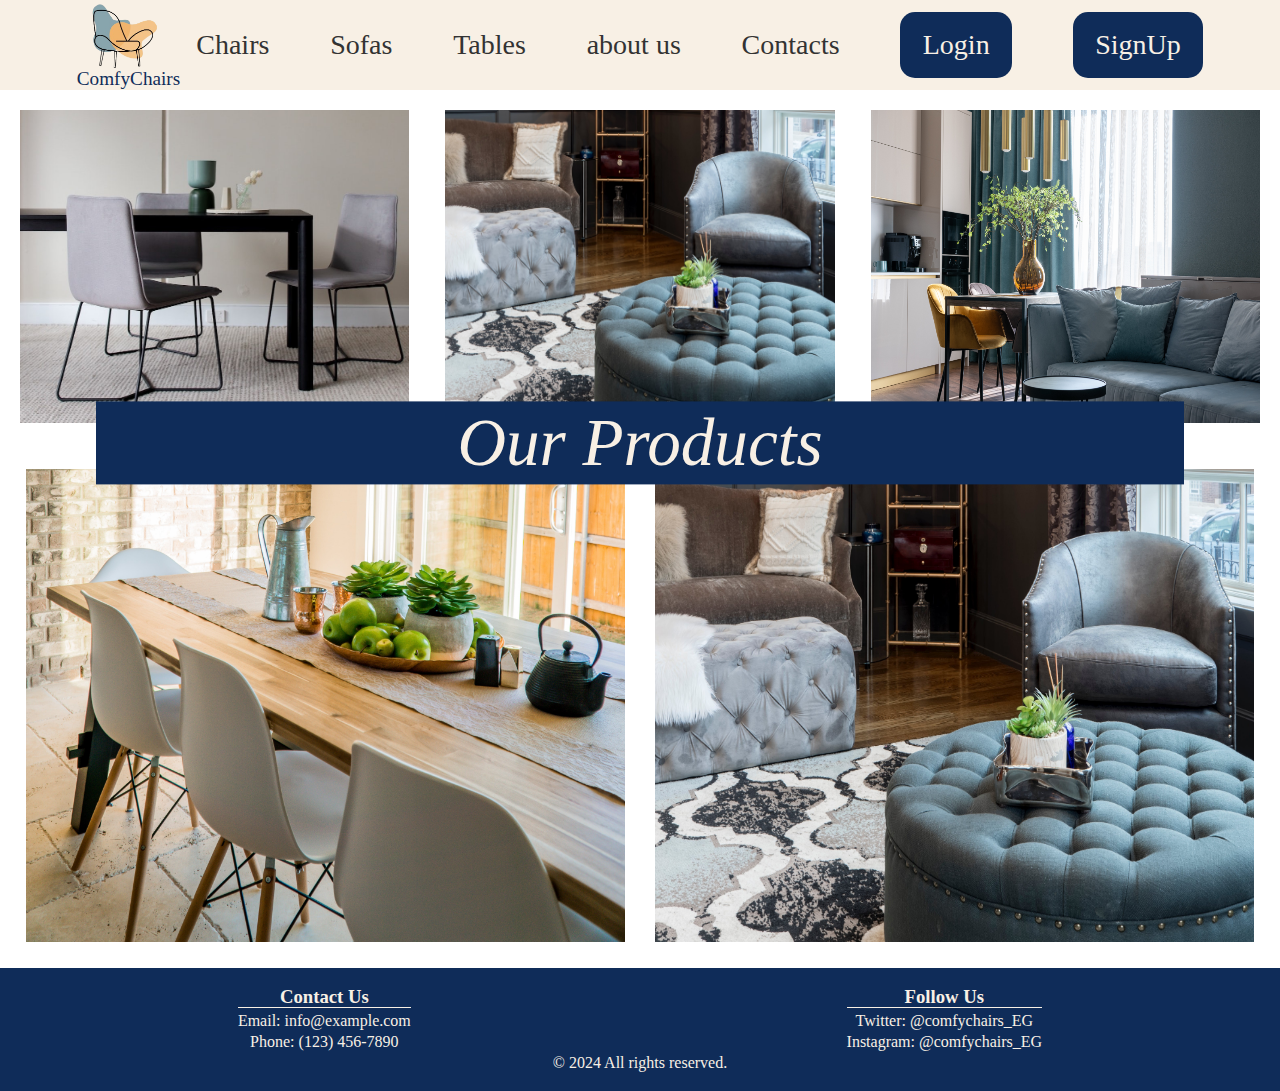
<file: index.html>
<html lang="en">

<head>
  <meta charset="UTF-8">
  <meta name="viewport" content="width=device-width, initial-scale=1.0">
  <link rel="stylesheet" href="index_page_style.css" />
  <title>main page</title>
</head>
<style>

</style>

<body>

  <header class="header">
    <div>
      <a href="#">
        <img class="logo" alt="Comfy Chairs" src="Images/logo-removebg-preview.png" />
      </a>
      <h1 class="logo-name"> ComfyChairs </h1>
    </div>

    <nav class="main-nav">
      <ul class="main-nav-list">
        <li><a href="arm_chairs_products.html" class="main-nav-link">Chairs </a><!-- ▼ -->
          <ul class="dropdown">
            <li><a href="arm_chairs_products.html">Arm Chairs</a></li>
            <li><a href="Dining_chairs.html">Dining Chairs</a></li>
          </ul>
        </li>

        <li><a class="main-nav-link" href="linear_sofas.html">Sofas </a>
          <ul class="dropdown">
            <li><a href="linear_sofas.html">Linear</a></li>
            <li><a href="l_Shapesofas.html">L-shape</a></li>
          </ul>
        </li>

        <li><a class="main-nav-link" href="#">Tables </a>
          <ul class="dropdown">
            <li><a href="side_Tables.html">Side Table</a></li>
            <li><a href="dining_tables.html">Dining Tables</a></li>
          </ul>
        </li>
        <li><a href="about_us.html" class="main-nav-link">about us </a></li>
        <li><a href="#footer" class="main-nav-link">Contacts</a></li>
        <li><a class="main-nav-link nav-cta" href="login.html">Login</a></li>
        <li><a class="main-nav-link nav-cta" href="registration.html">SignUp</a></li>
      </ul>
    </nav>
  </header>

  <div class="grid-container">
    <div class="grid-item">
      <a>
        <img src="Images/chair.jpg">
      </a>
    </div>
    <div class="grid-item">
      <a>
        <img src="Images/pexels-alex-qian-2343468.jpg">
      </a>
    </div>
    <div class="grid-item"><a>
        <img src="Images/pexels-max-rahubovskiy-6492402.jpg">
      </a></div>
  </div>
  <figure class="first-fig">
    <figcaption>Our Products</figcaption>
  </figure>

  <div class="grid2-container">
    <div class="grid-item"><a>
        <img src="Images/pexels-mark-1080696.jpg">
      </a></div>
    <div class="grid-item"><a>
        <img src="Images/pexels-alex-qian-2343468.jpg">
      </a></div>
  </div>

</body>

<footer>
  <div class="footer-content">
    <div  id ="footer" class="contact-us">
      <h3>Contact Us</h3>
      <p>Email: info@example.com</p>
      <p>Phone: (123) 456-7890</p>
    </div>

    <div class="follow-us">
      <h3>Follow Us</h3>
      <p>Twitter: @comfychairs_EG</p>
      <p>Instagram: @comfychairs_EG </p>
    </div>
  </div>

  <div class="copyright">
    <p>&copy; 2024 All rights reserved.</p>
  </div>
</footer>

</html>
</file>
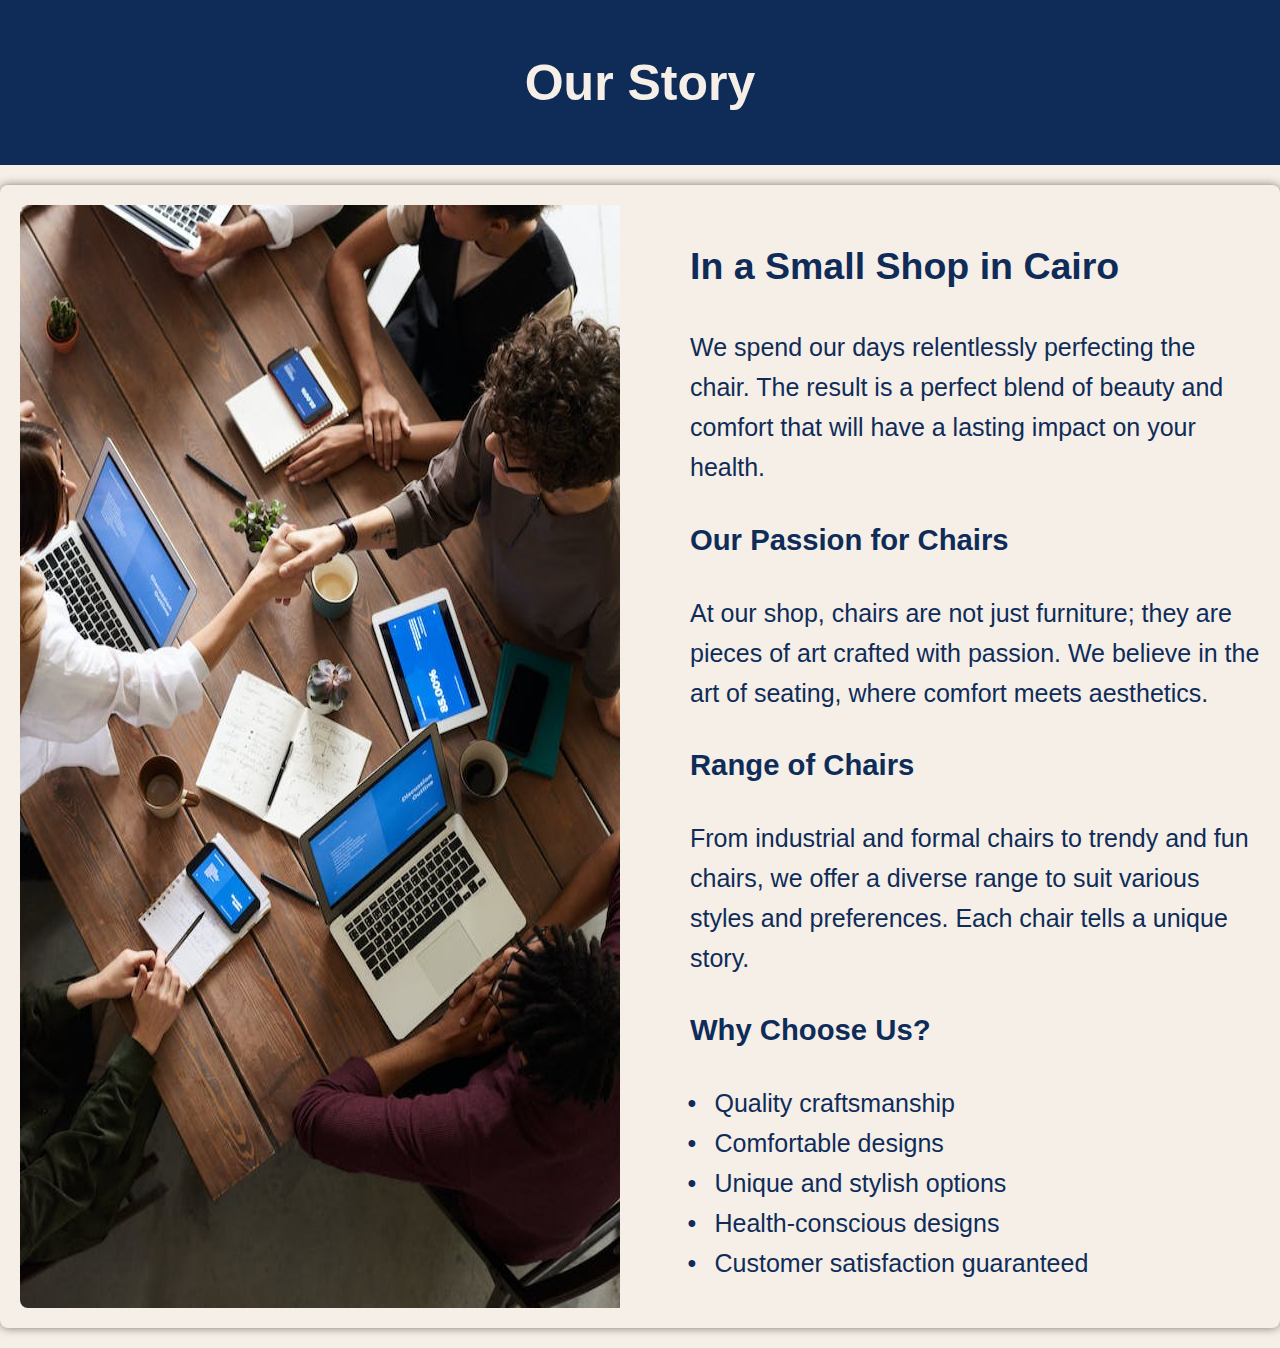
<file: about_as.html>
<!DOCTYPE html>
<html lang="en">

<head>
    <meta charset="UTF-8">
    <meta name="viewport" content="width=device-width, initial-scale=1.0">
    <title>About Us</title>
    <style>
        body {
            font-family: Arial, sans-serif;
            line-height: 1.6;
            background-color: #F5EFE7;
            margin: 0;
            padding: 0;
            font-size: 25px;
            color: #0F2C59;
        }

        header {
            background-color: #0F2C59;
            color: #F5EFE7;
            text-align: center;
            padding: 9px;
        }

        section {
            max-width: 100%;
            margin: 20px auto;
            padding: 20px;
            background-color: #F5EFE7;
            border-radius: 8px;
            box-shadow: 0 0 10px rgba(0, 0, 0, 0.5);
            display: flex;
        }

        img {
            padding-right: 50px;
            width: auto;
            height: auto;
            border-radius: 8px;
            margin-right: 20px;
        }

        .text-container {
            flex: 1;

        }

        h2,
        h3 {
            color: #0F2C59;
        }

        p {
            color: #0F2C59;
            margin-bottom: 10px;
            
        }

        ul {
            list-style-type: none;
            padding: 0;
            margin-top: 10px;
        }

        li::before {
            content: "\2022";
            color: #0F2C59;
            display: inline-block;
            width: 1em;
            margin-left: -0.1em;
            margin-right: 2px;
        }
    </style>
</head>

<body>

    <header>
        <h1>Our Story</h1>
    </header>

    <section>
        <img src="Images/family2.jpg" alt="Family Business Owner" />
        <div class="text-container">
            <h2>In a Small Shop in Cairo</h2>
            <p>We spend our days relentlessly perfecting the chair. The result is a perfect blend of beauty and comfort
                that will have a lasting impact on your health.</p>

            <h3>Our Passion for Chairs</h3>
            <p>At our shop, chairs are not just furniture; they are pieces of art crafted with passion. We believe in
                the art of seating, where comfort meets aesthetics.</p>

            <h3>Range of Chairs</h3>
            <p>From industrial and formal chairs to trendy and fun chairs, we offer a diverse range to suit various
                styles and preferences. Each chair tells a unique story.</p>

            <h3>Why Choose Us?</h3>
            <ul>
                <li>Quality craftsmanship</li>
                <li>Comfortable designs</li>
                <li>Unique and stylish options</li>
                <li>Health-conscious designs</li>
                <li>Customer satisfaction guaranteed</li>
            </ul>
        </div>
    </section>
</body>

</html>
</file>
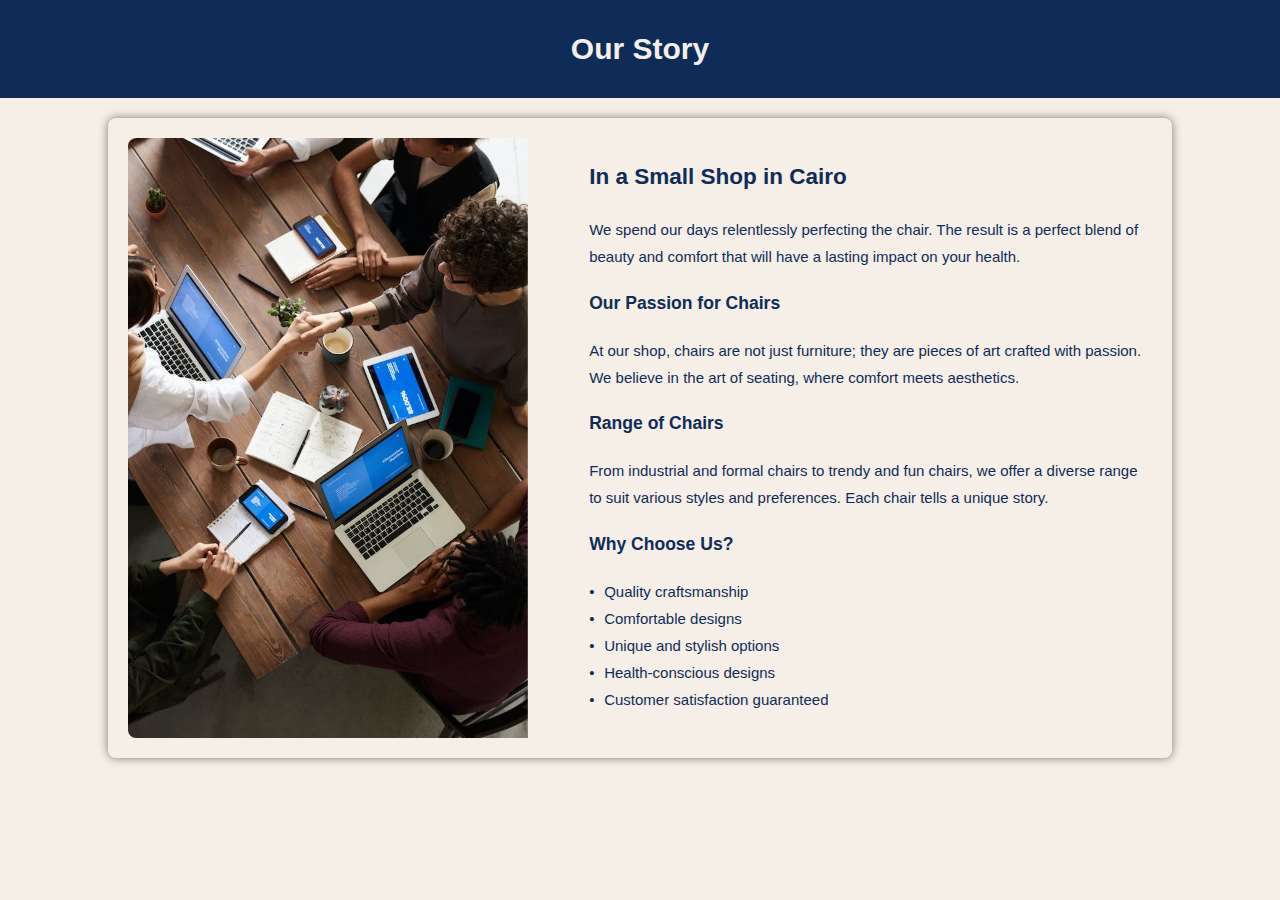
<file: about_us.html>
<!DOCTYPE html>
<html lang="en">

<head>
    <meta charset="UTF-8">
    <meta name="viewport" content="width=device-width, initial-scale=1.0">
    <title>About Us</title>
    <style>
        body {
            font-family: Arial, sans-serif;
            line-height: 1.8;
            background-color: #F5EFE7;
            margin: 0;
            padding: 0;
            font-size: 15px;
            color: #0F2C59;
        }

        header {
            background-color: #0F2C59;
            color: #F5EFE7;
            text-align: center;
            padding: 2px;
        }

        section {
            max-width: 80%;
            margin: 20px auto;
            padding: 20px;
            background-color: #F5EFE7;
            border-radius: 8px;
            box-shadow: 0 0 10px rgba(0, 0, 0, 0.5);
            display: flex;
        }

        img {
            padding-right: 5% ;
            width: 400px;
            height: 100%;
            border-radius: 8px;
            margin-right: 10px;
        }

        .text-container {
            flex: 1;

        }

        h2,
        h3 {
            color: #0F2C59;
        }

        p {
            color: #0F2C59;
            margin-bottom: 12px;
            
        }

        ul {
            list-style-type: none;
            padding: 0;
            margin-top: 10px;
        }

        li::before {
            content: "\2022";
            color: #0F2C59;
            display: inline-block;
            width: 1em;
        }
    </style>
</head>

<body>

    <header>
        <h1>Our Story</h1>
    </header>

    <section>
         <img src="Images/family2.jpg" alt="Family Business Owner" />
        <div class="text-container">
            <h2>In a Small Shop in Cairo</h2>
            <p>We spend our days relentlessly perfecting the chair. The result is a perfect blend of beauty and comfort
                that will have a lasting impact on your health.</p>

            <h3>Our Passion for Chairs</h3>
            <p>At our shop, chairs are not just furniture; they are pieces of art crafted with passion. We believe in
                the art of seating, where comfort meets aesthetics.</p>

            <h3>Range of Chairs</h3>
            <p>From industrial and formal chairs to trendy and fun chairs, we offer a diverse range to suit various
                styles and preferences. Each chair tells a unique story.</p>

            <h3>Why Choose Us?</h3>
            <ul>
                <li>Quality craftsmanship</li>
                <li>Comfortable designs</li>
                <li>Unique and stylish options</li>
                <li>Health-conscious designs</li>
                <li>Customer satisfaction guaranteed</li>
            </ul>
        </div>
    </section>
</body>

</html>
</file>
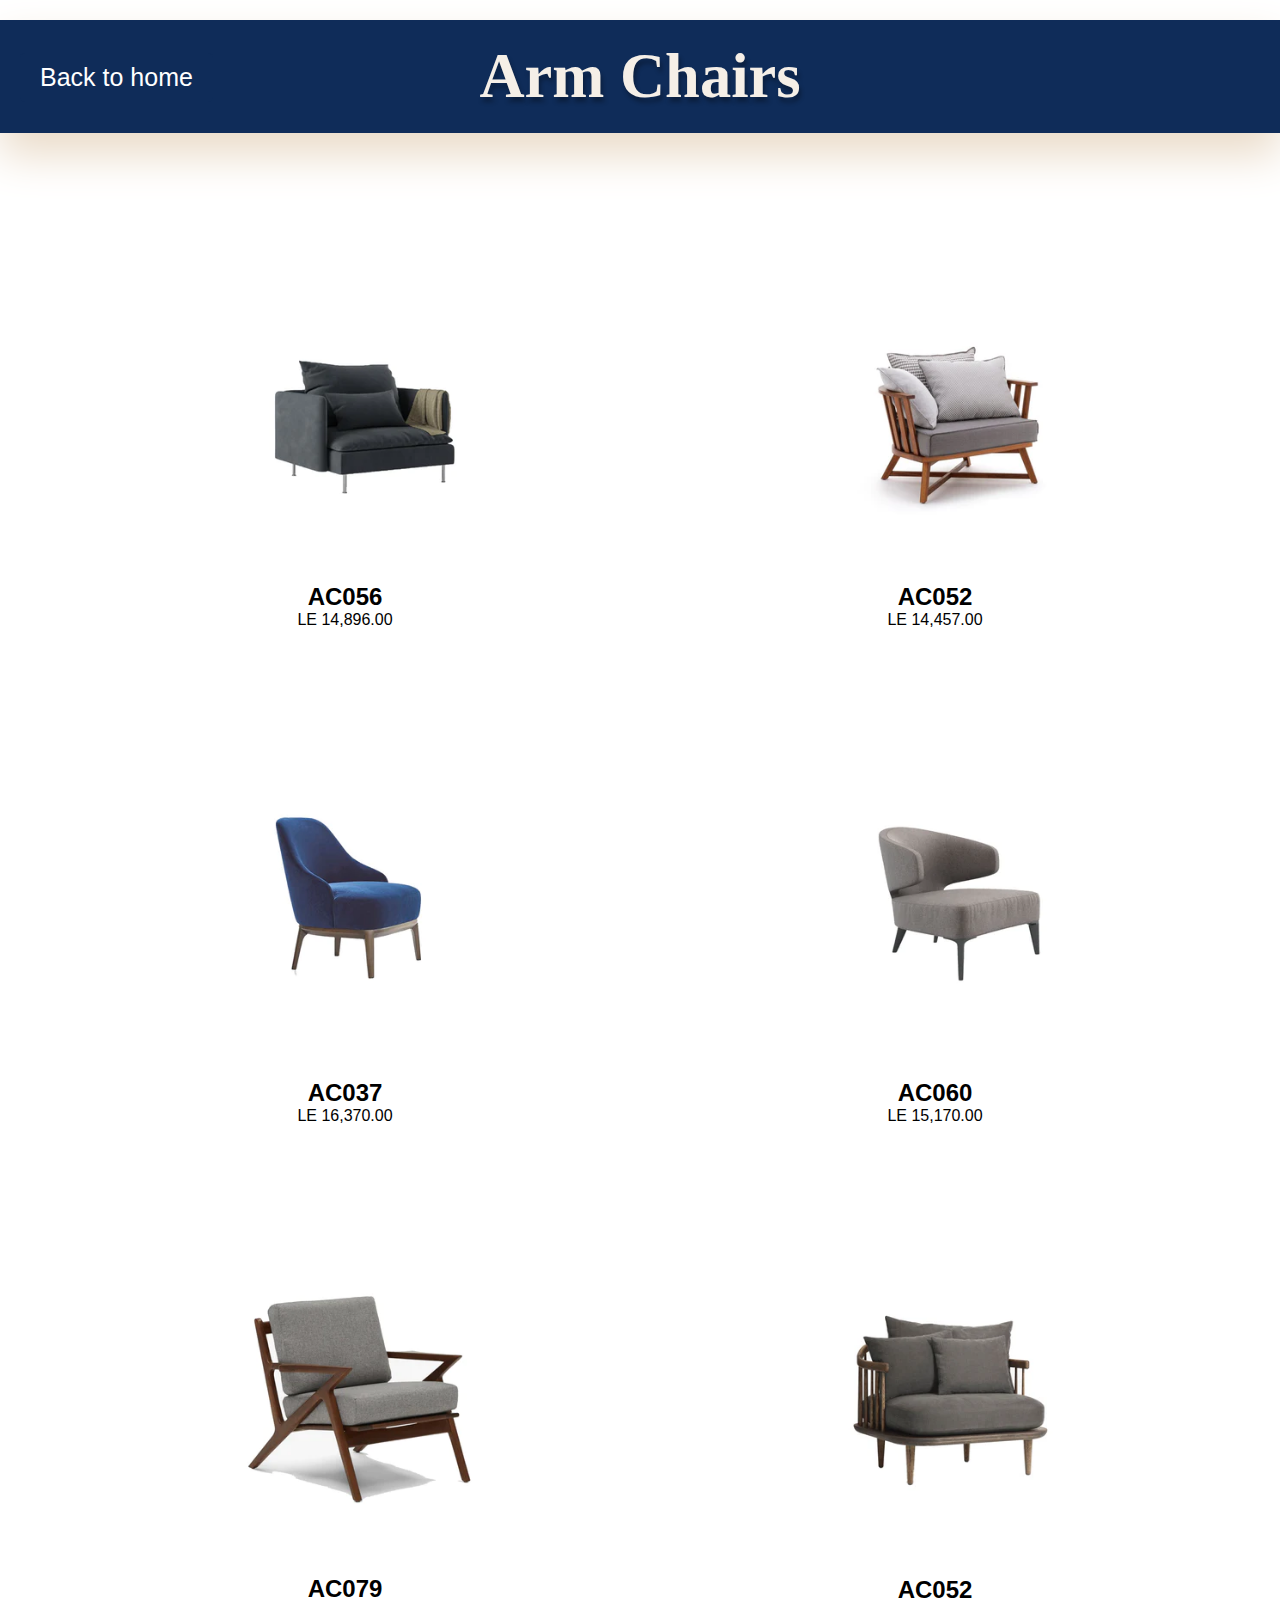
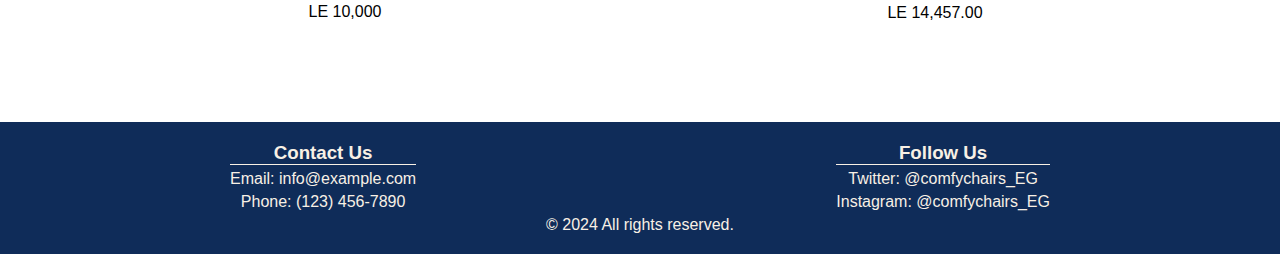
<file: arm_chairs_products.html>
<html lang="en">

<head>
    <meta charset="UTF-8">
    <meta name="viewport" content="width=device-width, initial-scale=1.0">
    <link rel="stylesheet" href="products_Style.css">
    <title>arm chairs products</title>
</head>

<body>
    <header>
        <h1 class="page-name">Arm Chairs</h1>
        <a href="index.html" class="back-to-home-btn">Back to home</a>
    </header>

    <div class="product-container">

        <section class="product">
            <img src="Images/armchair1.webp" alt="Product 1" class="img-enhanced">
            <h2>AC056</h2>

            <p> LE 14,896.00</p>

        </section>

        <section class="product">
            <img src="Images/armchair2.webp" alt="Product 2" class="img-enhanced">
            <h2>AC052</h2>
            <p> LE 14,457.00</p>
        </section>

        <section class="product">
            <img src="Images/armchair2.jpg" alt="Product 3" class="img-enhanced">
            <h2>AC037</h2>
            <p> LE 16,370.00</p>
        </section>

        <section class="product">
            <img src="Images/armchair4.jpg" alt="Product 4" class="img-enhanced">
            <h2>AC060</h2>
            <p> LE 15,170.00</p>
        </section>

        <section class="product">
            <img src="Images/armchair5.jpg" alt="Product 5" class="img-enhanced">
            <h2>AC079</h2>
            <p> LE 10,000</p>
        </section>

        <section class="product">
            <img src="Images/armchair6.jpg" alt="Product 6" class="img-enhanced">
            <h2>AC052</h2>
            <p>LE 14,457.00</p>
        </section>


    </div>

    <footer>
        <div class="footer-content">
            <div class="contact-us">
                <h3>Contact Us</h3>
                <p>Email: info@example.com</p>
                <p>Phone: (123) 456-7890</p>
            </div>

            <div class="follow-us">
                <h3>Follow Us</h3>
                <p>Twitter: @comfychairs_EG</p>
                <p>Instagram: @comfychairs_EG </p>
            </div>
        </div>

        <div class="copyright">
            <p>&copy; 2024 All rights reserved.</p>
        </div>
        <div>
            
            
        </div>
    </footer>
</body>

</html>
</file>
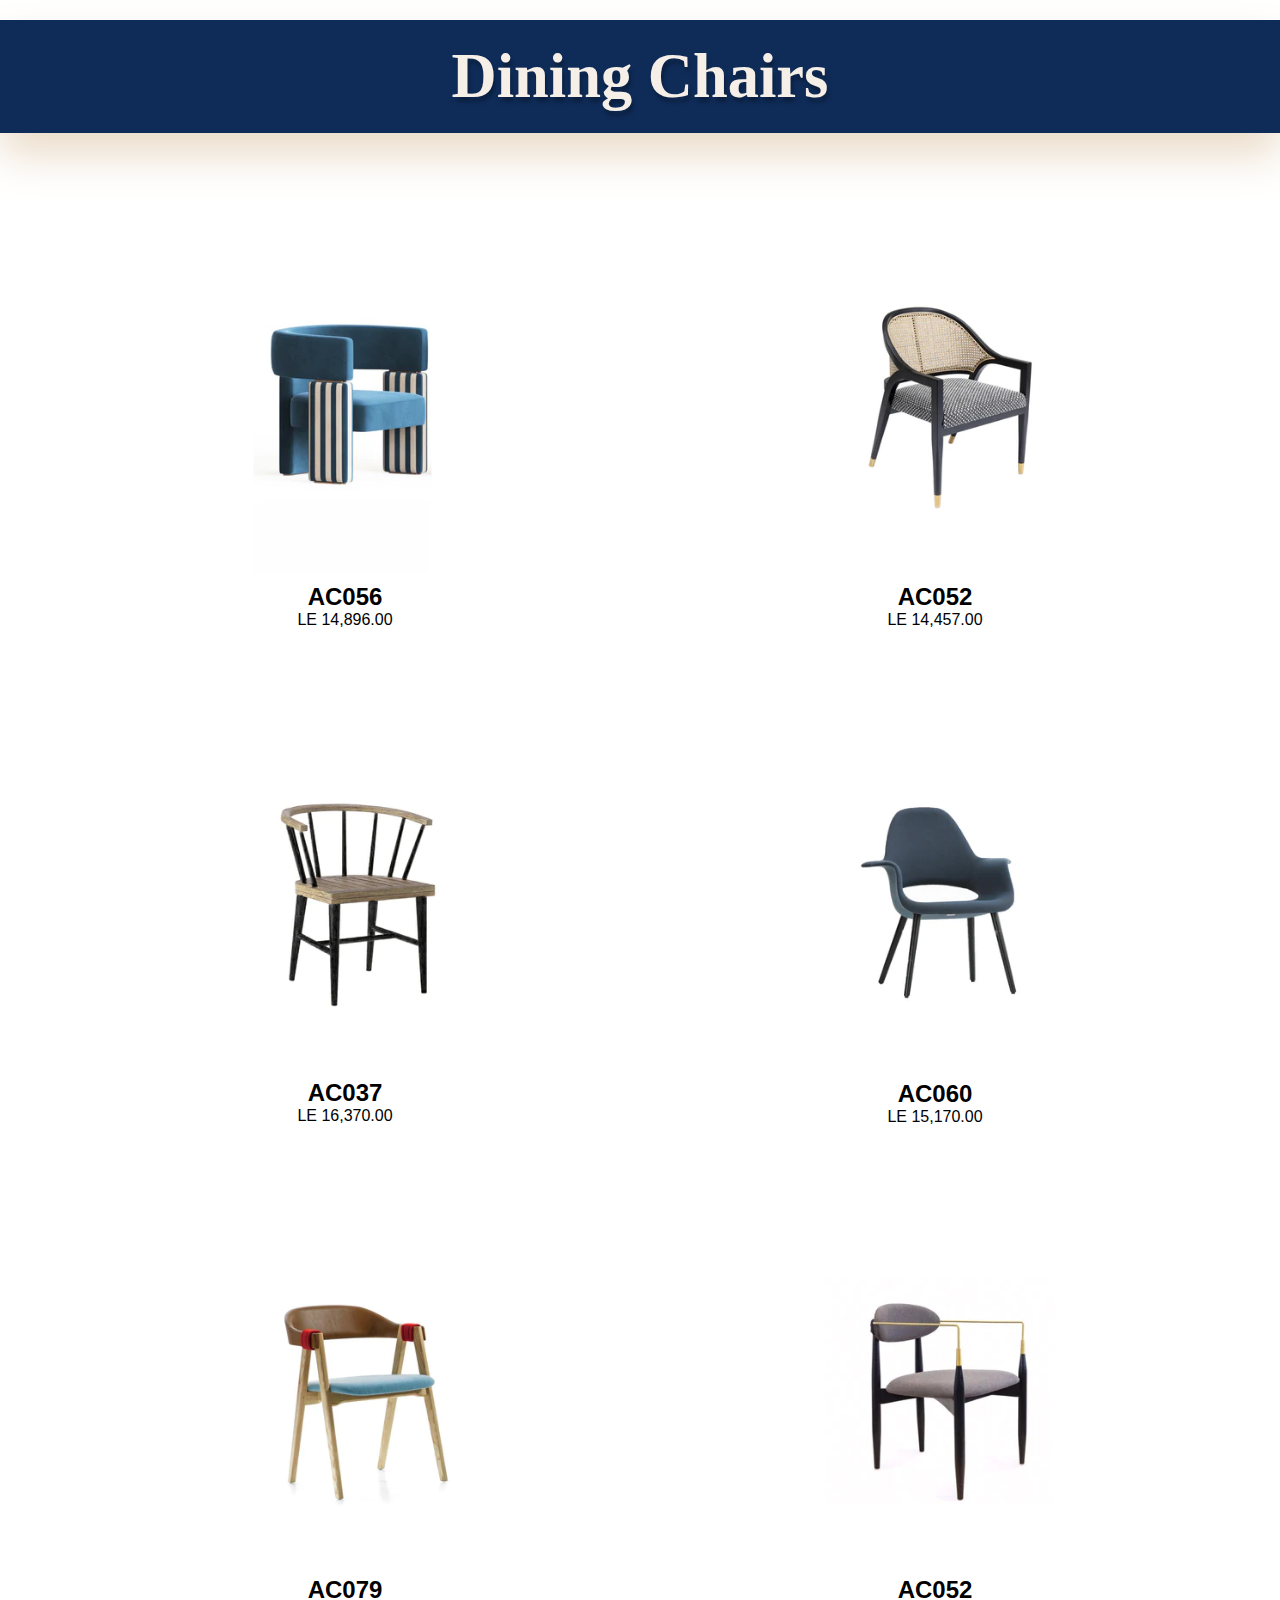
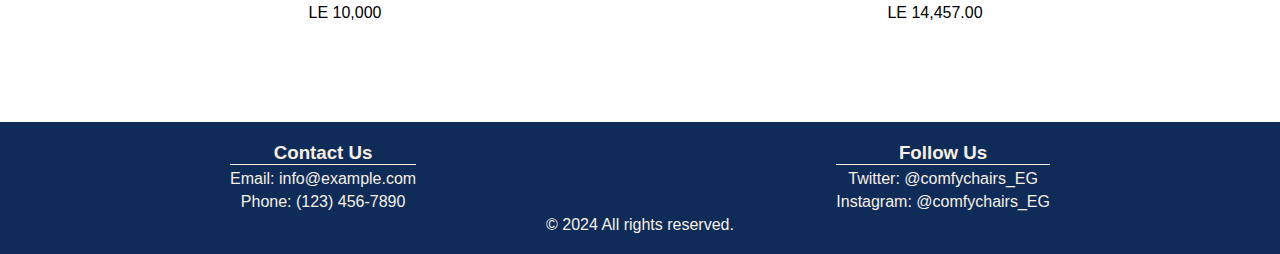
<file: Dining_chairs.html>
<html lang="en">

<head>
    <meta charset="UTF-8">
    <meta name="viewport" content="width=device-width, initial-scale=1.0">
    <link rel="stylesheet" href="products_Style.css">
    <title>arm chairs products</title>
</head>

<body>
    <header>
        <h1>Dining Chairs</h1>
    </header>

    <div class="product-container">

        <section class="product">
            <img src="Images/diningChair1.jpg" alt="Product 1" class="img-enhanced">
            <h2>AC056</h2>

            <p> LE 14,896.00</p>

        </section>

        <section class="product">
            <img src="Images/diningChair2.jpg" alt="Product 2" class="img-enhanced">
            <h2>AC052</h2>
            <p> LE 14,457.00</p>
        </section>

        <section class="product">
            <img src="Images/diningChair3.jpg" alt="Product 3" class="img-enhanced">
            <h2>AC037</h2>
            <p> LE 16,370.00</p>
        </section>

        <section class="product">
            <img src="Images/diningChair4.jpg" alt="Product 4" class="img-enhanced">
            <h2>AC060</h2>
            <p> LE 15,170.00</p>
        </section>

        <section class="product">
            <img src="Images/diningChair5.jpg" alt="Product 5" class="img-enhanced">
            <h2>AC079</h2>
            <p> LE 10,000</p>
        </section>

        <section class="product">
            <img src="Images/diningChair6.jpg" alt="Product 6" class="img-enhanced">
            <h2>AC052</h2>
            <p>LE 14,457.00</p>
        </section>


    </div>

    <footer>
        <div class="footer-content">
            <div class="contact-us">
                <h3>Contact Us</h3>
                <p>Email: info@example.com</p>
                <p>Phone: (123) 456-7890</p>
            </div>

            <div class="follow-us">
                <h3>Follow Us</h3>
                <p>Twitter: @comfychairs_EG</p>
                <p>Instagram: @comfychairs_EG </p>
            </div>
        </div>

        <div class="copyright">
            <p>&copy; 2024 All rights reserved.</p>
        </div>
    </footer>
</body>

</html>
</file>
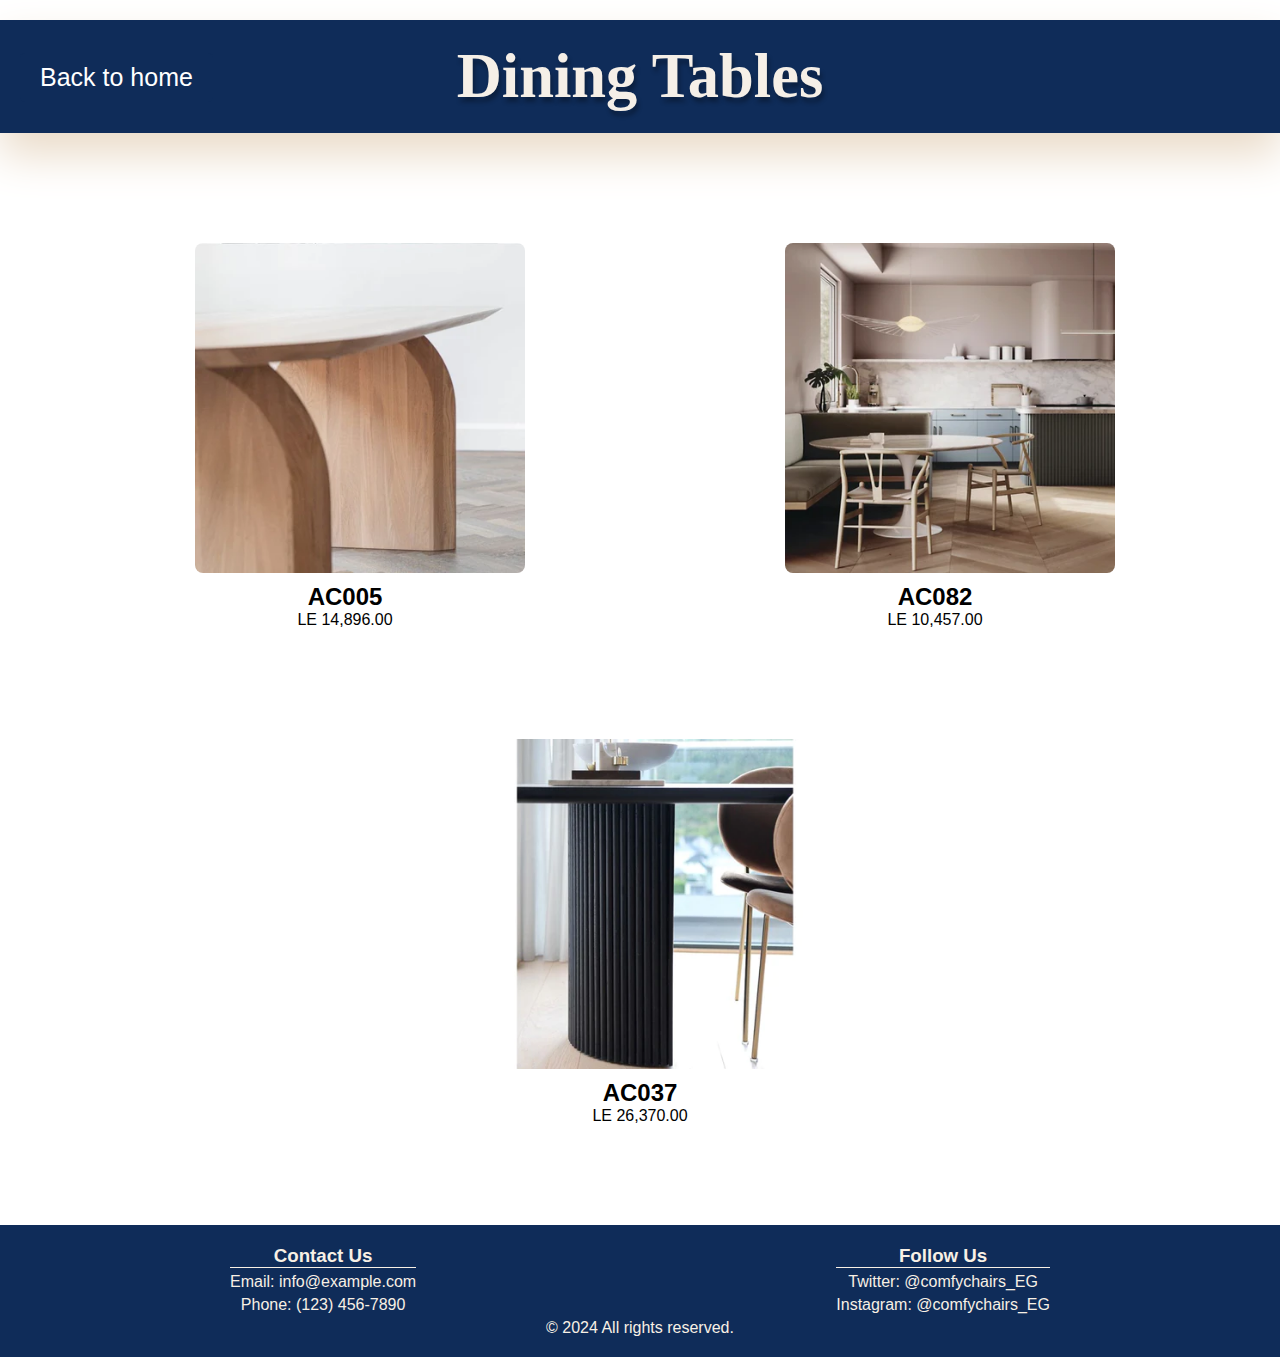
<file: dining_tables.html>
<html lang="en">

<head>
    <meta charset="UTF-8">
    <meta name="viewport" content="width=device-width, initial-scale=1.0">
    <link rel="stylesheet" href="products_Style.css">
    <title>Dining Tables</title>
</head>

<body>
    <header>
        <h1 class="page-name">Dining Tables</h1>
        <a href="index.html" class="back-to-home-btn">Back to home</a>
    </header>

    <div class="product-container">

        <section class="product">
            <img src="Images/diningtable1.jpg" alt="Product 1" class="img-enhanced">
            <h2>AC005</h2>

            <p> LE 14,896.00</p>

        </section>

        <section class="product">
            <img src="Images/diningtable2.jpg" alt="Product 2" class="img-enhanced">
            <h2>AC082</h2>
            <p> LE 10,457.00</p>
        </section>

        <section class="product">
            <img src="Images/diningtable3.jpg" alt="Product 3" class="img-enhanced">
            <h2>AC037</h2>
            <p> LE 26,370.00</p>
        </section>


    </div>

    <footer>
        <div class="footer-content">
            <div class="contact-us">
                <h3>Contact Us</h3>
                <p>Email: info@example.com</p>
                <p>Phone: (123) 456-7890</p>
            </div>

            <div class="follow-us">
                <h3>Follow Us</h3>
                <p>Twitter: @comfychairs_EG</p>
                <p>Instagram: @comfychairs_EG </p>
            </div>
        </div>

        <div class="copyright">
            <p>&copy; 2024 All rights reserved.</p>
        </div>
    </footer>
</body>

</html>
</file>
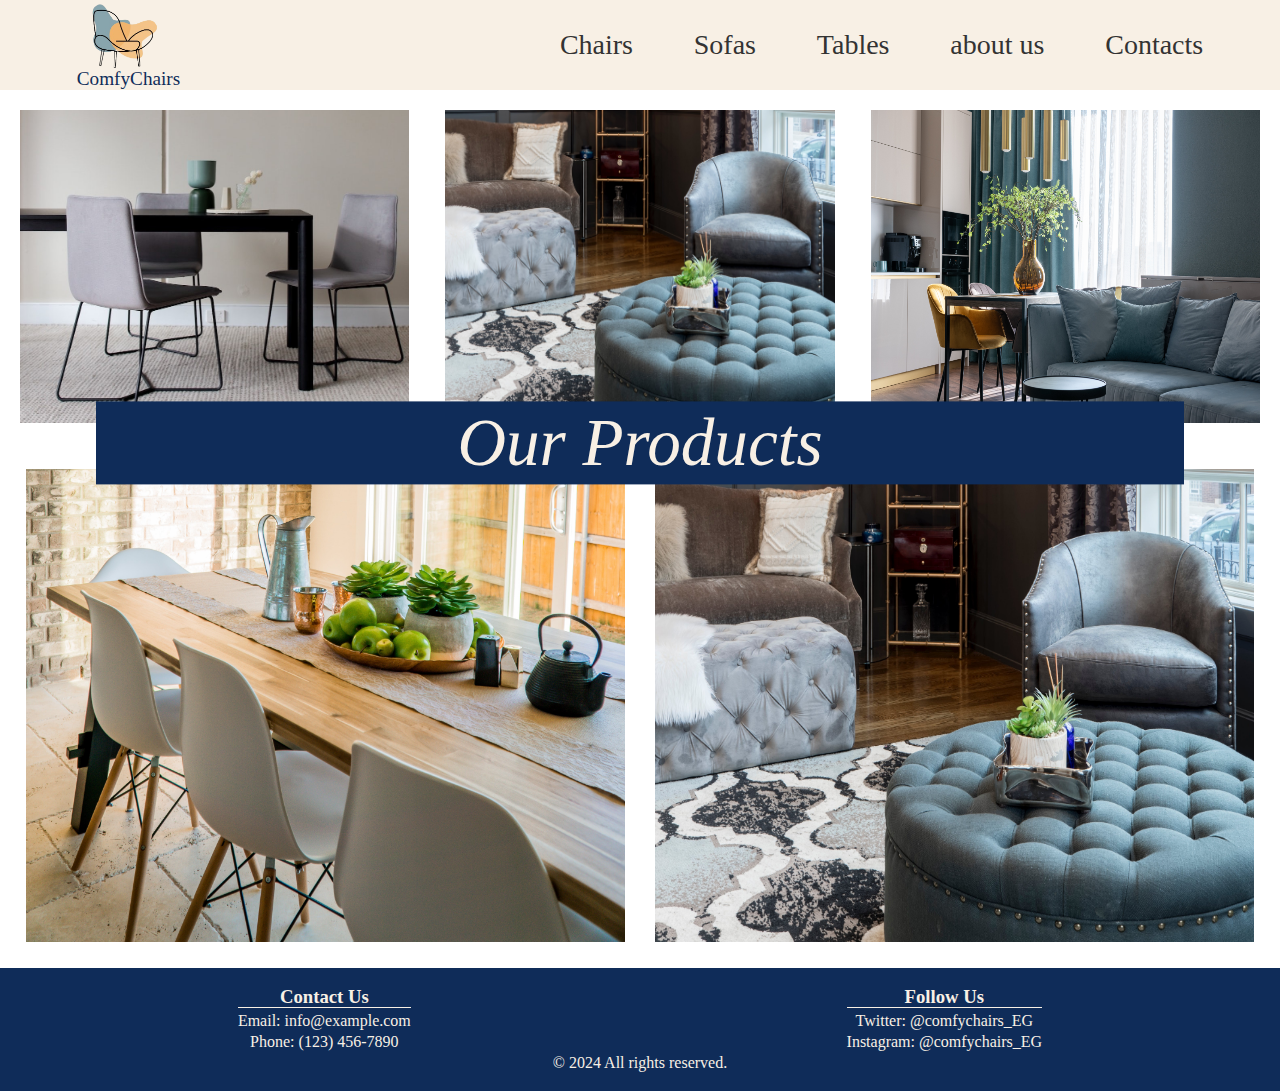
<file: index_without_login.html>
<html lang="en">

<head>
  <meta charset="UTF-8">
  <meta name="viewport" content="width=device-width, initial-scale=1.0">
  <link rel="stylesheet" href="index_page_style.css" />
  <title>main page</title>
</head>
<style>

</style>

<body>

  <header class="header">
    <div>
      <a href="#">
        <img class="logo" alt="Comfy Chairs" src="Images/logo-removebg-preview.png" />
      </a>
      <h1 class="logo-name"> ComfyChairs </h1>
    </div>

    <nav class="main-nav">
      <ul class="main-nav-list">
        <li><a  href ="arm_chairs_products.html" class="main-nav-link">Chairs </a><!-- ▼ -->
          <ul class="dropdown">
            <li><a href="arm_chairs_products.html">Arm Chairs</a></li>
            <li><a href="Dining_chairs.html">Dining Chairs</a></li>
          </ul>
        </li>

        <li><a class="main-nav-link" href="linear_sofas.html">Sofas </a>
          <ul class="dropdown">
            <li><a href="linear_sofas.html">Linear</a></li>
            <li><a href="l_Shapesofas.html">L-shape</a></li>
          </ul>
        </li>

        <li><a class="main-nav-link" href="#">Tables </a>
          <ul class="dropdown">
            <li><a href="side_Tables.html">Side Table</a></li>
            <li><a href="dining_tables.html">Dining Tables</a></li>
          </ul>
        </li>
        <li><a href="about_us.html" class="main-nav-link">about us </a></li>
        <li><a href="#contact_us" class="main-nav-link">Contacts</a></li>
      </ul>
    </nav>
  </header>

  <div class="grid-container">
    <div class="grid-item">
      <a>
        <img src="Images/chair.jpg">
      </a>
    </div>
    <div class="grid-item">
      <a>
        <img src="Images/pexels-alex-qian-2343468.jpg">
      </a>
    </div>
    <div class="grid-item"><a>
      <img src="Images/pexels-max-rahubovskiy-6492402.jpg">
    </a></div>
</div>
  <figure class="first-fig">
    <figcaption>Our Products</figcaption>
  </figure>

  <div class="grid2-container">
    <div class="grid-item"><a>
        <img src="Images/pexels-mark-1080696.jpg">
      </a></div>
    <div class="grid-item"><a>
        <img src="Images/pexels-alex-qian-2343468.jpg">
      </a></div>
  </div>

</body>

<footer>
  <div class="footer-content">
    <div  id = "contact_us"class="contact-us">
      <h3>Contact Us</h3>
      <p>Email: info@example.com</p>
      <p>Phone: (123) 456-7890</p>
    </div>

    <div class="follow-us">
      <h3>Follow Us</h3>
      <p>Twitter: @comfychairs_EG</p>
      <p>Instagram: @comfychairs_EG </p>
    </div>
  </div>

  <div class="copyright">
    <p>&copy; 2024 All rights reserved.</p>
  </div>
</footer>

</html>
</file>
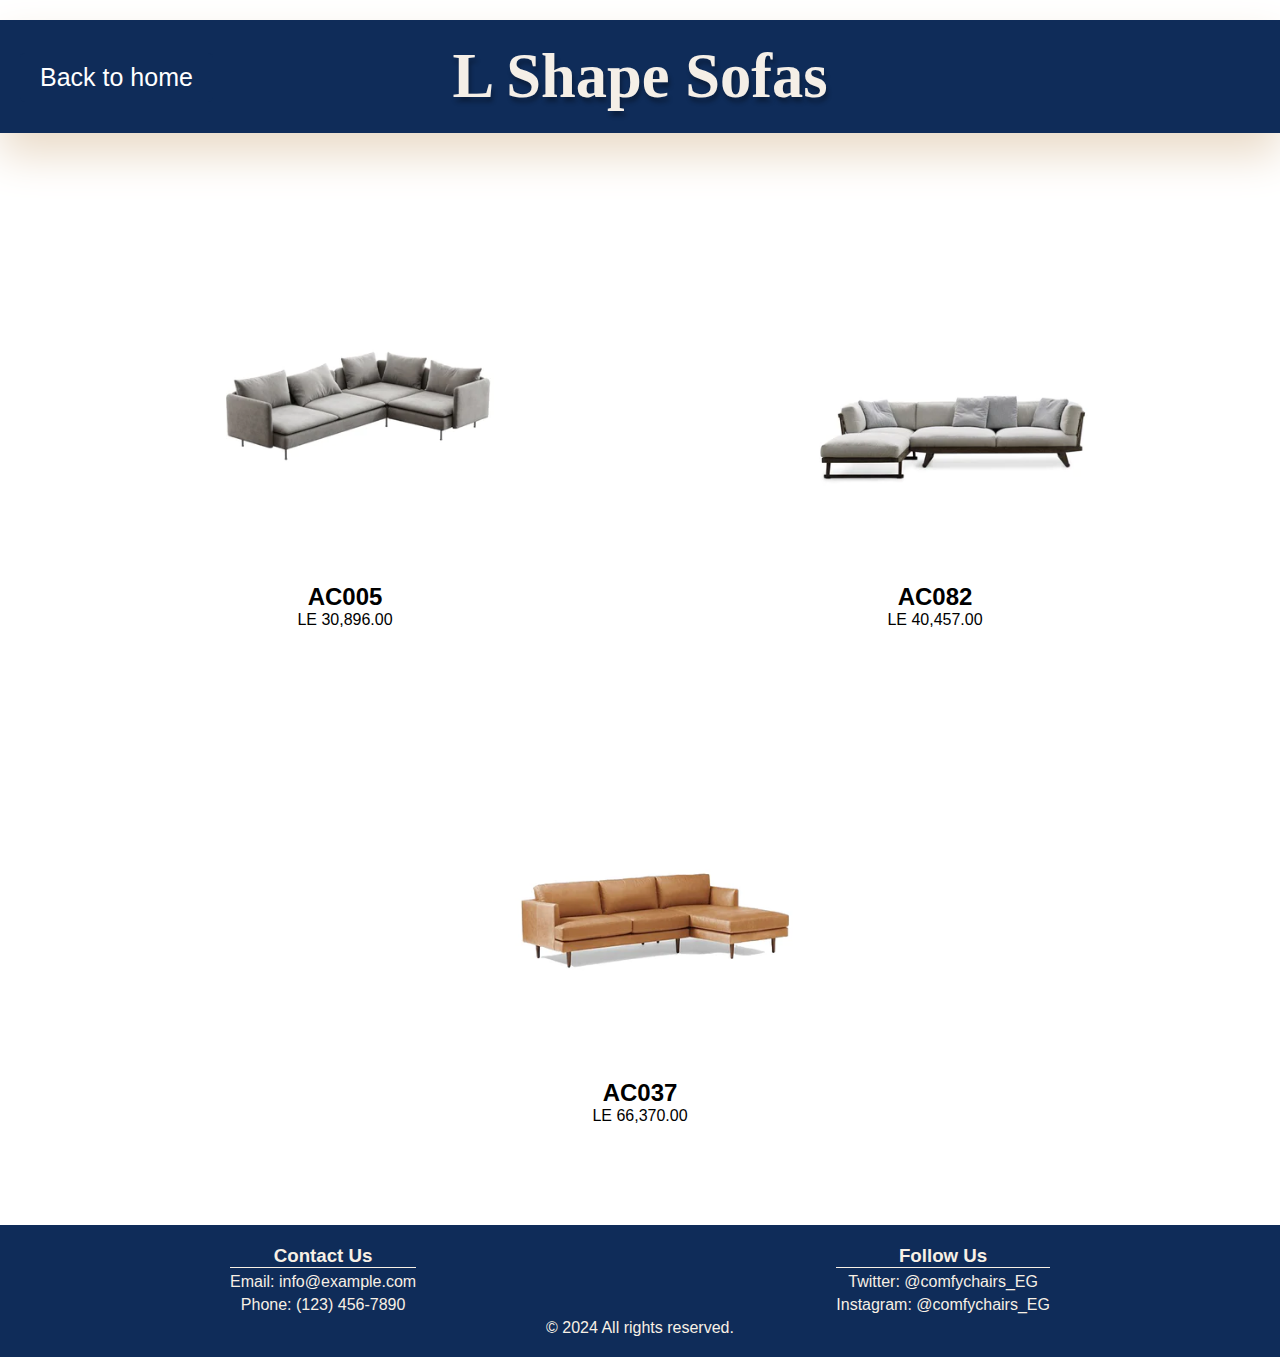
<file: l_Shapesofas.html>
<html lang="en">

<head>
    <meta charset="UTF-8">
    <meta name="viewport" content="width=device-width, initial-scale=1.0">
    <link rel="stylesheet" href="products_Style.css">
    <title>L Shape Sofas</title>
</head>

<body>
    <header>
        <h1 class="page-name">L Shape Sofas</h1>
        <a href="index.html" class="back-to-home-btn">Back to home</a>
    </header>

    <div class="product-container">

        <section class="product">
            <img src="Images/Lsofa1.jpd.webp" alt="Product 1" class="img-enhanced">
            <h2>AC005</h2>

            <p> LE 30,896.00</p>

        </section>

        <section class="product">
            <img src="Images/Lsofa2.jpg" alt="Product 2" class="img-enhanced">
            <h2>AC082</h2>
            <p> LE 40,457.00</p>
        </section>

        <section class="product">
            <img src="Images/Lsofa3.jpg" alt="Product 3" class="img-enhanced">
            <h2>AC037</h2>
            <p> LE 66,370.00</p>
        </section>


    </div>

    <footer>
        <div class="footer-content">
            <div class="contact-us">
                <h3>Contact Us</h3>
                <p>Email: info@example.com</p>
                <p>Phone: (123) 456-7890</p>
            </div>

            <div class="follow-us">
                <h3>Follow Us</h3>
                <p>Twitter: @comfychairs_EG</p>
                <p>Instagram: @comfychairs_EG </p>
            </div>
        </div>

        <div class="copyright">
            <p>&copy; 2024 All rights reserved.</p>
        </div>
    </footer>
</body>

</html>
</file>
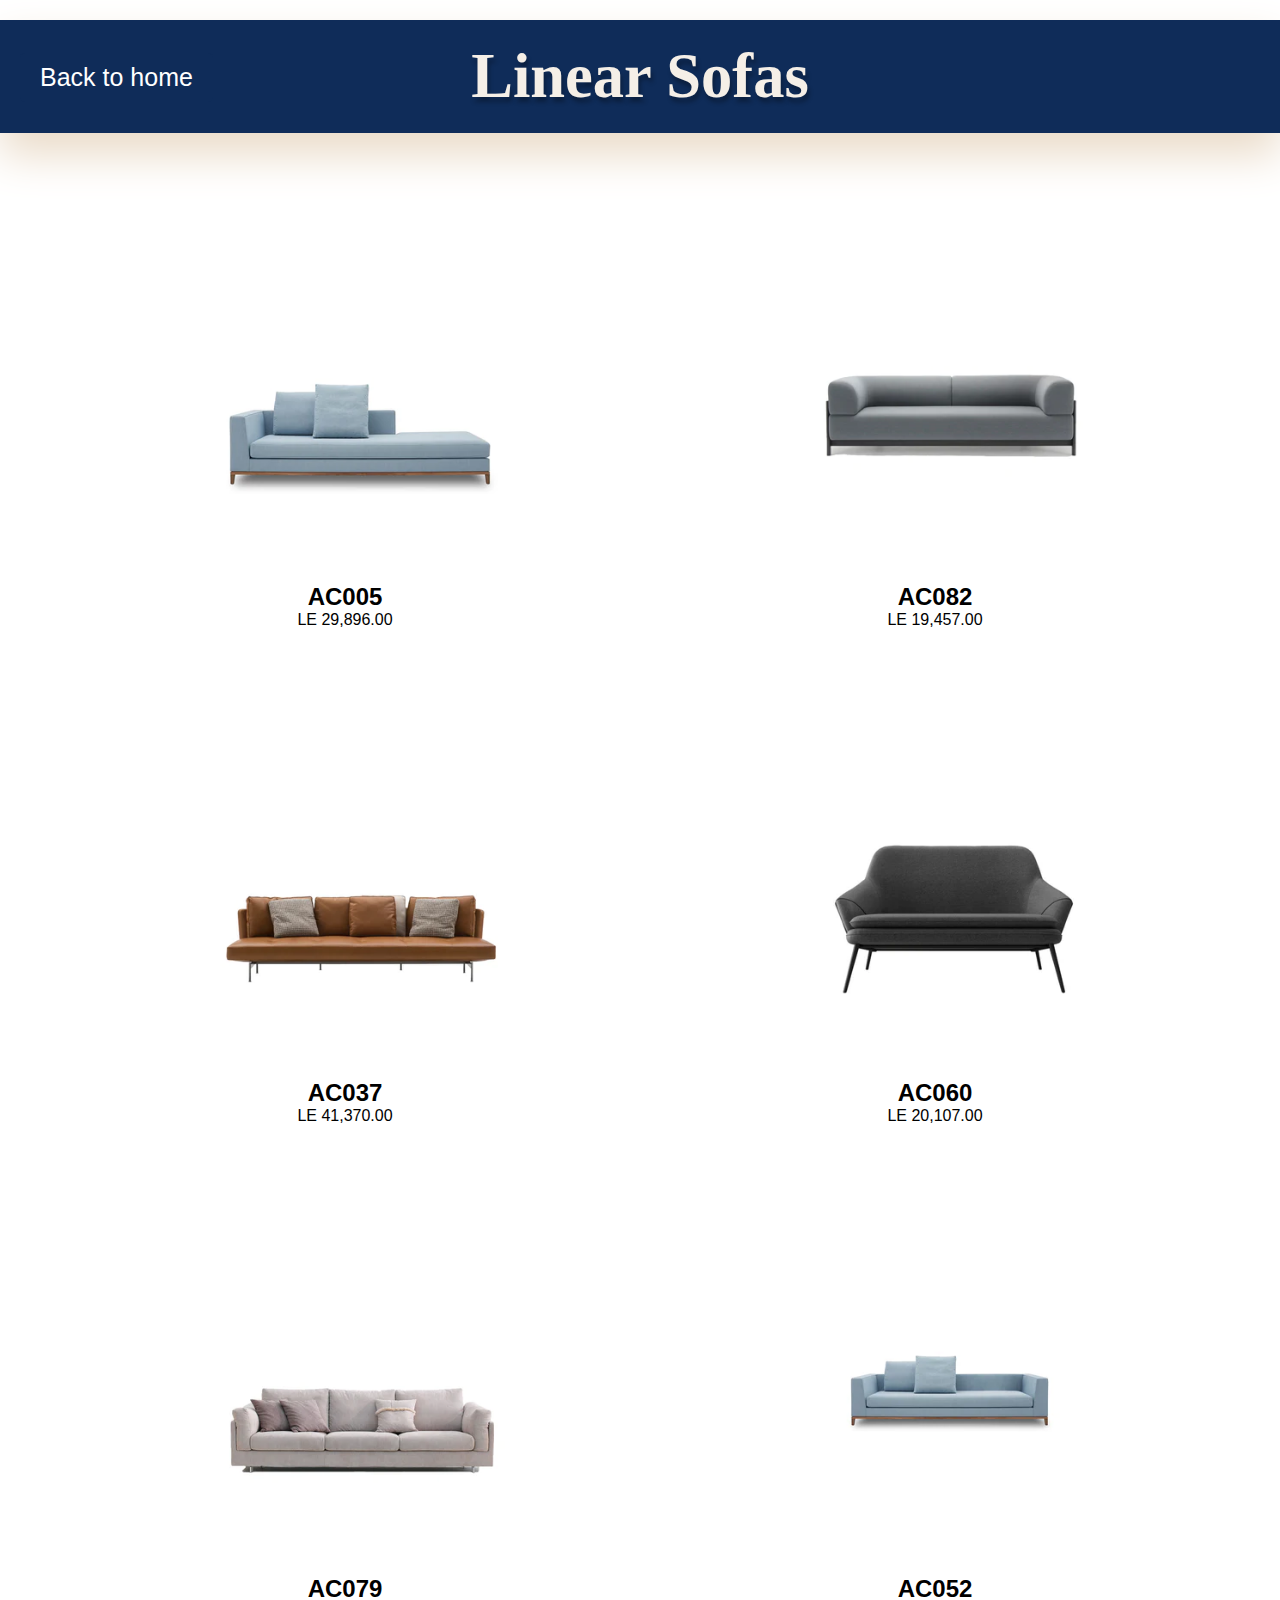
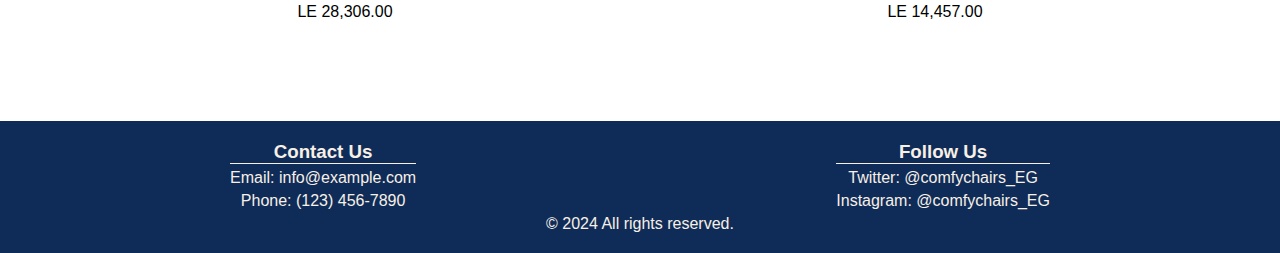
<file: linear_sofas.html>
<html lang="en">

<head>
    <meta charset="UTF-8">
    <meta name="viewport" content="width=device-width, initial-scale=1.0">
    <link rel="stylesheet" href="products_Style.css">
    <title>Linear Sofa</title>
</head>

<body>
    <header>
        <h1 class="page-name">Linear Sofas</h1>
        <a href="index.html" class="back-to-home-btn">Back to home</a>
    </header>

    <div class="product-container">

        <section class="product">
            <img src="Images/linearsofa1.jpg" alt="Product 1" class="img-enhanced">
            <h2>AC005</h2>

            <p> LE 29,896.00</p>

        </section>

        <section class="product">
            <img src="Images/linearsofa2.jpg" alt="Product 2" class="img-enhanced">
            <h2>AC082</h2>
            <p> LE 19,457.00</p>
        </section>

        <section class="product">
            <img src="Images/linearsofa6.jpg" alt="Product 3" class="img-enhanced">
            <h2>AC037</h2>
            <p> LE 41,370.00</p>
        </section>

        <section class="product">
            <img src="Images/linearsofa5.jpg" alt="Product 4" class="img-enhanced">
            <h2>AC060</h2>
            <p> LE 20,107.00</p>
        </section>

        <section class="product">
            <img src="Images/linearsofa4.jpg" alt="Product 5" class="img-enhanced">
            <h2>AC079</h2>
            <p> LE 28,306.00</p>
        </section>

        <section class="product">
            <img src="Images/linearsofa3.jpg" alt="Product 6" class="img-enhanced">
            <h2>AC052</h2>
            <p>LE 14,457.00</p>
        </section>


    </div>

    <footer>
        <div class="footer-content">
            <div class="contact-us">
                <h3>Contact Us</h3>
                <p>Email: info@example.com</p>
                <p>Phone: (123) 456-7890</p>
            </div>

            <div class="follow-us">
                <h3>Follow Us</h3>
                <p>Twitter: @comfychairs_EG</p>
                <p>Instagram: @comfychairs_EG </p>
            </div>
        </div>

        <div class="copyright">
            <p>&copy; 2024 All rights reserved.</p>
        </div>
    </footer>
</body>

</html>
</file>
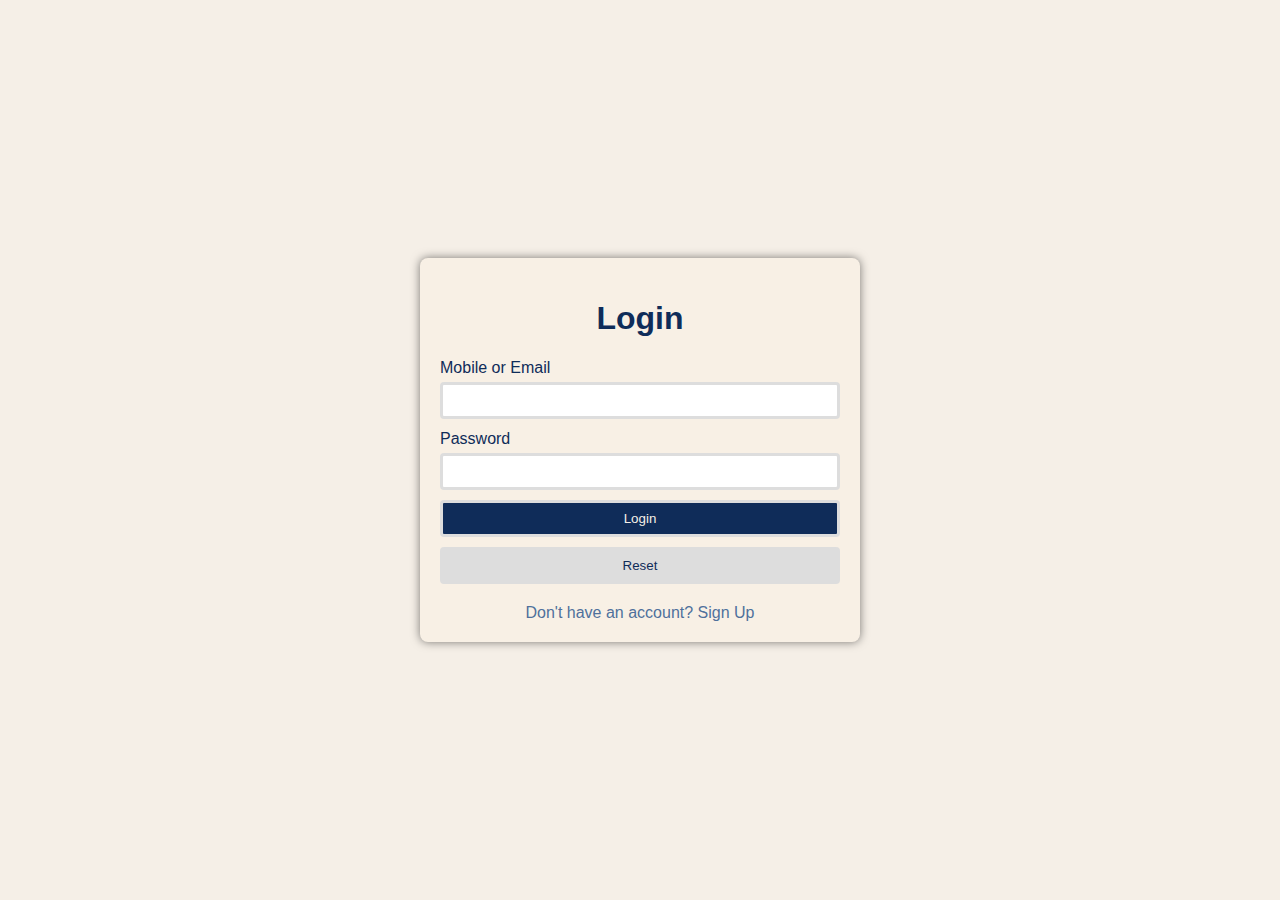
<file: login.html>
<!DOCTYPE html>
<html lang="en">

<head>
    <meta charset="UTF-8">
    <meta name="viewport" content="width=device-width, initial-scale=1.0">
    <title>Login | Your Website</title>
    <link rel="stylesheet" href="form_Style.css">
    
</head>

<body>
    <form method="post" action="index_without_login.html"> 
        <h1>Login</h1>

        <label for="mobileOrEmail">Mobile or Email</label>
        <input type="text" name="mobileOrEmail" required>

        <label for="password">Password</label>
        <input type="password" name="password" required>

        <input type="submit" value="Login">
        <input type="reset" value="Reset">
        <div style="text-align: center; margin-top: 10px;">
            <a href="registration.html">Don't have an account? Sign Up </a>
        </div>
    </form>
</body>

</html>
</file>
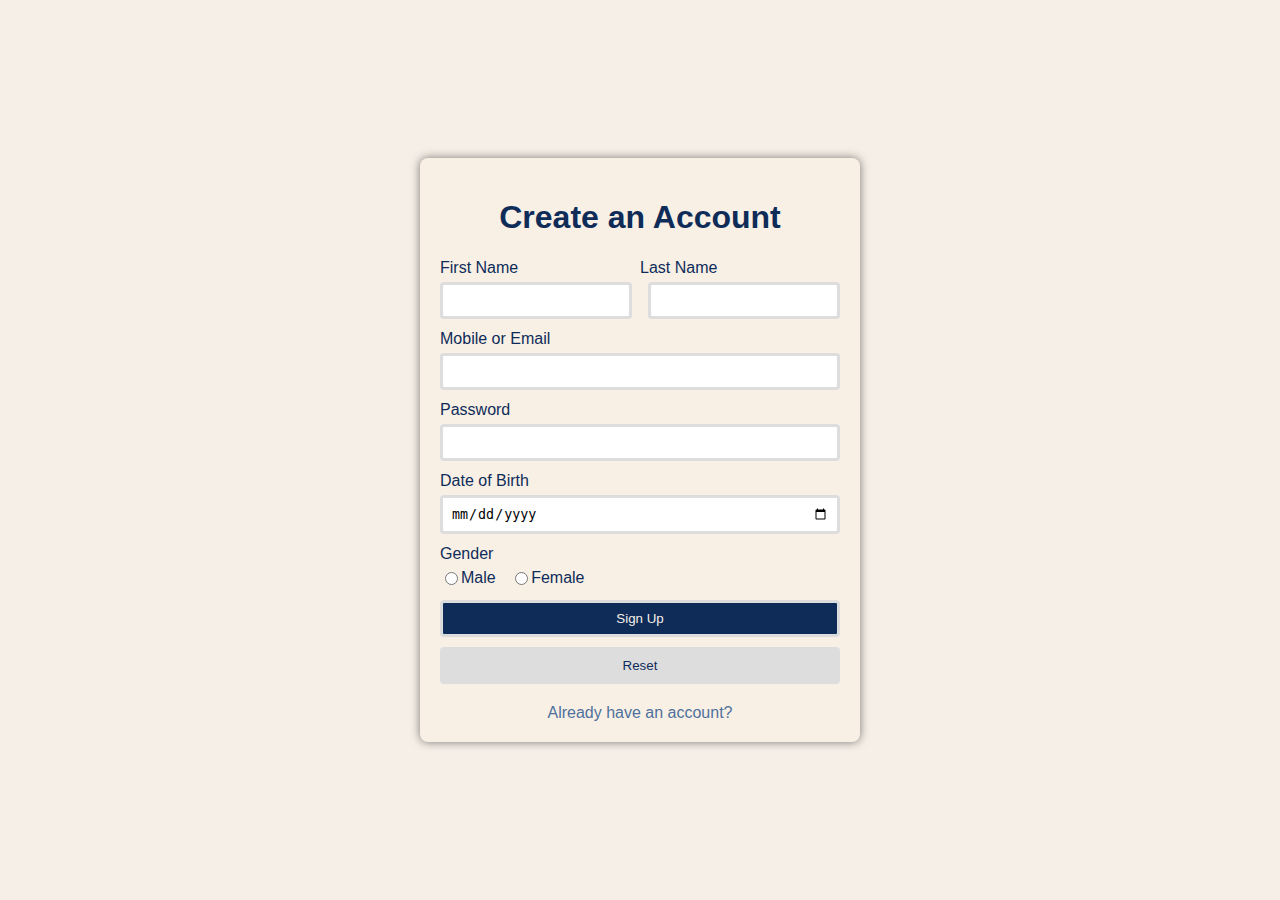
<file: registration.html>
<!DOCTYPE html>
<html lang="en">

<head>
    <meta charset="UTF-8">
    <meta name="viewport" content="width=device-width, initial-scale=1.0">
    <title>Register | Your Website</title>
    <link rel="stylesheet" href="form_Style.css">

</head>

<body>
    <form method="post" action="thanks.html">
        <h1>Create an Account</h1>
        <div class="form-row">
            <label for="firstName">First Name</label>
            <label for="lastName">Last Name</label>
        </div>
        <div class="form-row">
            <input type="text" name="firstName" required>
            <input type="text" name="lastName" required>
        </div>

        <label for="mobileOrEmail">Mobile or Email</label>
        <input type="text" name="mobileOrEmail" required>

        <label for="password">Password</label>
        <input type="password" name="password" required>

        <label for="dob">Date of Birth</label>
        <input type="date" name="dob" required>

        <label>Gender</label>
        <div>
            <label><input type="radio" name="gender" value="male" required> Male</label>
            <label><input type="radio" name="gender" value="female" required> Female</label>
        </div>
        <input type="submit" value="Sign Up">
        <input type="reset" value="Reset">
        <div style="text-align: center; margin-top: 10px;">
            <a href="login.html">Already have an account? </a>
        </div>
    </form>
</body>

</html>
</file>
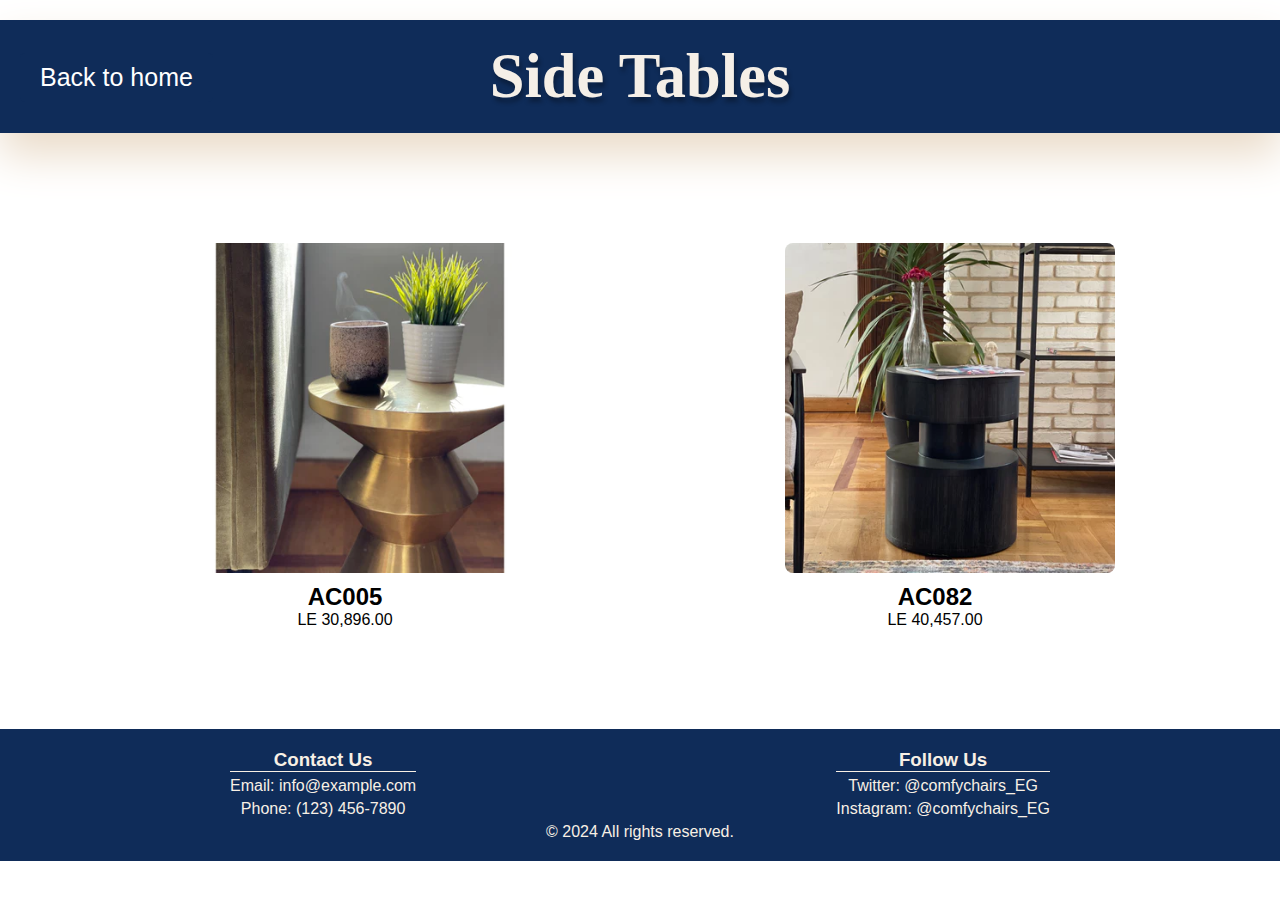
<file: side_Tables.html>
<html lang="en">

<head>
    <meta charset="UTF-8">
    <meta name="viewport" content="width=device-width, initial-scale=1.0">
    <link rel="stylesheet" href="products_Style.css">
    <title>Side Tables</title>
</head>

<body>
    <header>
        <h1 class="page-name">Side Tables</h1>
        <a href="index.html" class="back-to-home-btn">Back to home</a>
    </header>

    <div class="product-container">

        <section class="product">
            <img src="Images/sidetable1.jpg" alt="Product 1" class="img-enhanced">
            <h2>AC005</h2>

            <p> LE 30,896.00</p>

        </section>

        <section class="product">
            <img src="Images/sidetable2.jpg" alt="Product 2" class="img-enhanced">
            <h2>AC082</h2>
            <p> LE 40,457.00</p>
        </section>
 
    </div>

    <footer>
        <div class="footer-content">
            <div class="contact-us">
                <h3>Contact Us</h3>
                <p>Email: info@example.com</p>
                <p>Phone: (123) 456-7890</p>
            </div>

            <div class="follow-us">
                <h3>Follow Us</h3>
                <p>Twitter: @comfychairs_EG</p>
                <p>Instagram: @comfychairs_EG </p>
            </div>
        </div>

        <div class="copyright">
            <p>&copy; 2024 All rights reserved.</p>
        </div>
    </footer>
</body>

</html>
</file>
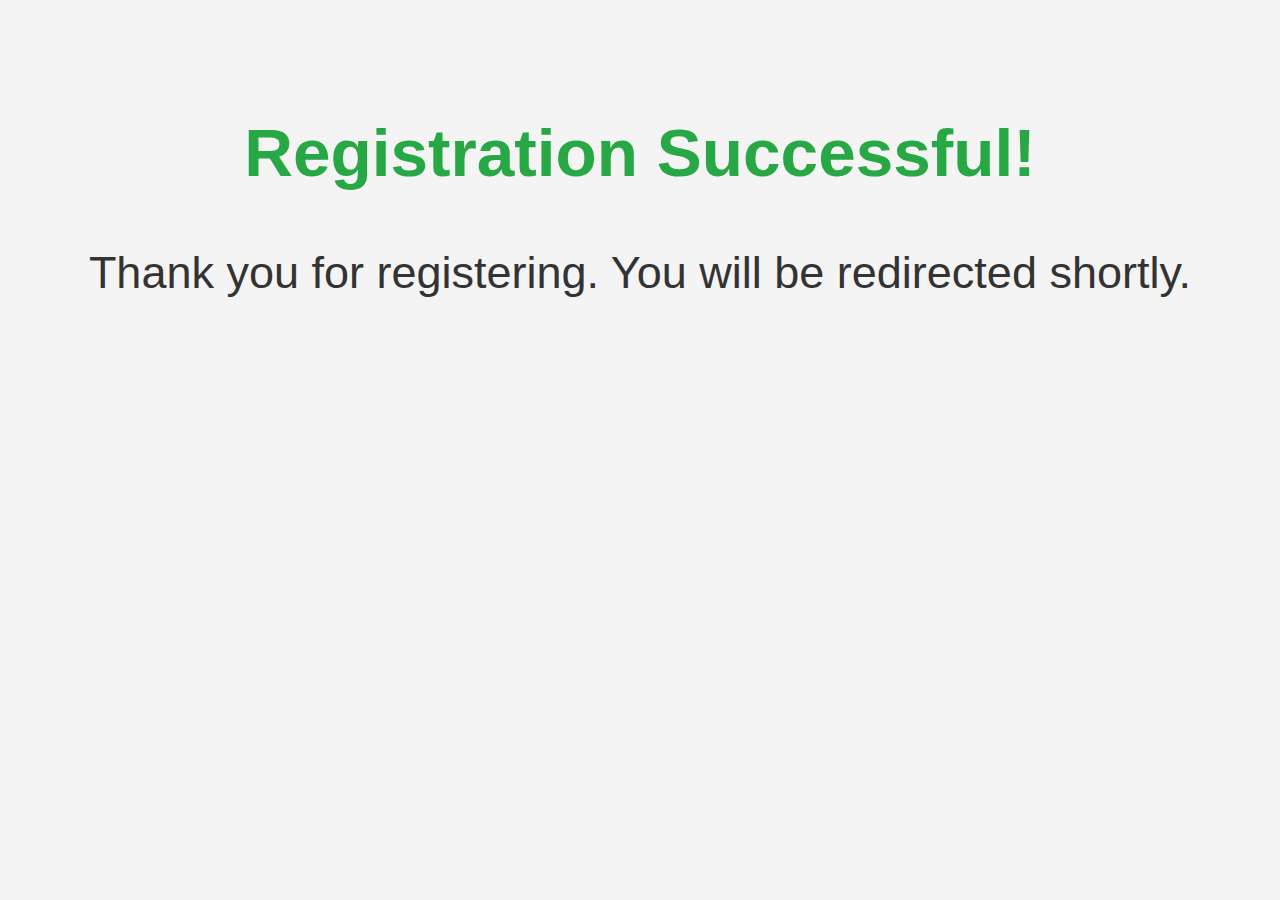
<file: thanks.html>
<!DOCTYPE html>
<html lang="en">
<head>
  <meta charset="UTF-8">
  <meta name="viewport" content="width=device-width, initial-scale=1.0">
  <META http-equiv="REFRESH" content="5; url=index_without_login.html">
  <title>Registration Successful</title>
  <style>
    body {
      font-family: Arial, sans-serif;
      background-color: #f4f4f4;
      font-size: 45px;
      text-align: center;
      padding: 50px;
    }

    h2 {
      color: #28a745; /* Green color for success message */
    }

    p {
      margin-top: 20px;
      color: #333;
    }
  </style>
</head>
<body>
  <h2>Registration Successful!</h2>
  <p>Thank you for registering. You will be redirected shortly.</p>
 
</body>
</html>
</file>
<file: index_page_style.css>
* {
  padding: 0;
  margin: 0;
  box-sizing: border-box;
}
body {
  line-height: 1;
  font-weight: 400;
  color: #F8F0E5;
  /* Only works if there is nothing absolutely positioned in relation to body */
  overflow-x: hidden;
}

.main-nav-list {
  list-style: none;
  overflow: hidden;
  display: flex;
  align-items: center;
  gap: 3.8rem;
}
/*2.2 times the font-size of the root element*/
.logo {
  height: 4.2rem;
  margin-right:10px;
}
.logo-name{
  margin: 0;
  color: #0F2C59;
  font-weight: 500;
  font-size: 1.2rem;
}
.main-nav-link:link,
.main-nav-link:visited {
  display: inline-block;
  position: relative;
  text-decoration: none;
  color: #333;
  font-size:28px;
  font-family: background-color: #F8F0E5;
  font-style: normal;
  font-weight: 400;
}

.main-nav-link:hover,
.main-nav-link:active {
  color: #4F709C;
}

.main-nav-link.nav-cta:link,
.main-nav-link.nav-cta:visited {
  padding: 1.2rem 1.4rem;
  border-radius: 15px;
  color: #F8F0E5;
  background-color: #0F2C59;
}

.main-nav-link.nav-cta:hover,
.main-nav-link.nav-cta:active {
  background-color: #4F709C;
}
  
.header {
  display: flex;
  justify-content: space-between;
  align-items: center;
  background-color: #F8F0E5;

  /* Because we want header to be sticky later */
  height: 5.6rem;
  padding: 0 4.8rem;
  position: relative;
}

/*Drop Down*/
.dropdown {
  font-family: 'Gill Sans', 'Gill Sans MT', Calibri, 'Trebuchet MS', sans-serif;
  display: none;
  position: absolute;
  background: #f9f9f9;
  box-shadow: 0 8px 16px rgba(0, 0, 0, 0.2);
  width: auto;
}

.dropdown li{
  display: block;
}
.dropdown a {
  float: none;
  color: black;
  padding: 15px 15px 14px;
  text-decoration: none;
  display: block;
  text-align: left;
  font-size: 20px;
}
ul li:hover ul.dropdown
{
  display: block;
}

.dropdown a:hover {
  background-color: #4F709C;
}

.dropdown:hover .dropdown {
  display: block;
}

/*Imaged Grid*/

.grid-container {
  display: grid;
  grid-template-columns: repeat(3, 2fr);
  gap: 16px; /* Adjust the gap between grid items */
  padding: 10px; /* Add padding to the grid container if desired */
}
.grid2-container {
  display: grid;
  grid-template-columns: repeat(2, 2fr);
  gap: 10px; /* Adjust the gap between grid items */
  padding: 16px; /* Add padding to the grid container if desired */
}
.grid-item {
  text-align: center;
  padding: 10px;
   /* Optional: Add borders for visual separation */
}
img{
    max-width: 100%; /* Set the maximum width to 100% of its containing element */
    height: 100%; /* Maintain the aspect ratio */
    display: block; /* Remove any extra space below the image */
    margin: 0 auto; /* Center the image horizontally */

}



/*Image Grid*/
figcaption{
  position: absolute;
  right: 50%;
  left: 50%;
  width: 100%;
  max-width: 85%;
  font-size: 4.2rem;
  text-align: center;/*used to horizontally center the text content */
  /*used to center an element both horizontally and vertically within its container.*/
  transform: translate(-50%, -50%);
  background-color: #0F2C59;
  color: #F8F0E5;
  font-style: italic;
  padding: 8px;
  text-align: center;
}
.figure-container{
  display: flex;
}


/* Styling to the footer */
footer {
  background-color: #0F2C59;
  color: F8F0E5;
  text-align: center;
  padding: 20px;
}

.footer-content {
  display: flex;
  justify-content: space-around;
}

.contact-us,
.follow-us {
  max-width: 300px;
}

/*Style the contact and follow sections */
.contact-us h3,
.follow-us h3 {
  color: #F8F0E5;
  border-bottom: 1px solid #F8F0E5;
}

.contact-us p,
.follow-us p {
  margin: 5px 0;
}
</file>
<file: products_Style.css>
* {
    padding: 0;
    margin: 0;
    box-sizing: border-box;
}


body {
    margin: 0;
    font-family: Helvetica, Helvetica Neue, Arial, Lucida Grande, sans-serif;
    ;
}

header {
    background-color: #0F2C59;
    font-size: 25px;
    
    padding: 20px;
    margin-top: 20px;
    box-shadow: 0 22px 44px #EADBC8
        /* Optional: Add a subtle box shadow */
}

header h1 {
    font-family: 'Times New Roman', serif;
    /* Classic serif font */
    font-size: 2.5em;
    /* Larger font size for a vintage touch */
    color: #F5EFE7;
    text-align: center;
    /* Darker brown text color for the heading */
    margin: 0;
    /* Remove default margin for the h1 element */
    text-shadow: 2px 5px 4px rgba(0, 0, 0, 0.3);
}

.product-container {
    display: flex;
    justify-content: space-around;
    flex-wrap: wrap;
    padding: 50px;

}

.product {
    max-width: 300px;
    margin: 50px;

    border: 0px solid #ddd;
    text-align: center;
}


img {
    max-width: 110%;
    /* Ensure images don't exceed the width of their container */
    height: auto;
    /* Maintain the aspect ratio of images */
    display: block;
    /* Remove default spacing below images */
    margin: 10px auto;
    /* Center images horizontally */
    border-radius: 8px;
    /* Add rounded corners to images */
}

.img-enhanced {
    border: 0px solid #0F2C59;
    /* Add a border to the image */
    transition: transform 0.3s ease-in-out;
    /* Add a smooth transition effect */
}

.img-enhanced:hover {
    transform: scale(1.2);
    /* Enlarge the image on hover */
}



/* Styling to the footer */
footer {
    background-color: #0F2C59;
    color: F8F0E5;
    text-align: center;
    padding: 20px;
}

.footer-content {
    display: flex;
    justify-content: space-around;
}

.contact-us,
.follow-us {
    max-width: 300px;
}

/*Style the contact and follow sections */
.contact-us h3,
.follow-us h3 {
    color: #F8F0E5;
    border-bottom: 1px solid #F8F0E5;
}

.contact-us p,
.follow-us p {
    margin: 5px 0;
}

/* Styles for the "Back to Home" button */
.back-to-home-btn {
    display: inline-block;
    padding: 10px 20px;
    text-decoration: none;
    margin-top: -60px;
    background-color: #0F2C59; 
    color: white;
    border-radius: 5px; /* Rounded corners */
    transition: background-color 0.3s ease-in-out; /* Smooth transition on hover */
  }
  
  .back-to-home-btn:hover {
    background-color: #4F709C; 
  }
</file>
<file: form_Style.css>
body {
    font-family: Arial, sans-serif;
    background-color: #F5EFE7;
    margin: 0;
    padding: 0;
    display: flex;
    justify-content: center;
    align-items: center;
    height: 100vh;
}

form {
    background-color: #F8F0E5;
    padding: 20px;
    border-radius: 8px;
    box-shadow: 0 0 10px rgba(0, 0, 0, 0.5);
    width: 400px;
}

h1 {
    text-align: center;
    color: #0F2C59;
}

label {
    display: inline-flex;
    margin: 1px 0 5px;
    color: #0F2C59;
    margin-right: 10px;
}

input {
    width: 100%;
    padding: 8px;
    margin-bottom: 10px;
    box-sizing: border-box;
    border: 3px solid #ddd;
    border-radius: 4px;
}

.form-row {
    display: flex;
    justify-content: space-between;
}

.form-row label,
.form-row input {
    width: 48%;
    /* Adjust the width as needed */
}

input[type="submit"] {
    background-color: #0F2C59;
    color: #F5EFE7;
    cursor: pointer;
}

input[type="submit"]:hover {
    background-color: #4F709C;
}

input[type="reset"] {
    background-color: #ddd;
    color: #0F2C59;
    cursor: pointer;
}

input[type="reset"]:hover {
    background-color: #bbb;
}

/* Styles for regular anchor links */
a {
    color: #4F709C;
    /* Set link color */
    text-decoration: none;
    /* Remove default underline */
    transition: color 0.3s ease-in-out;
    /* Add smooth color transition on hover */
}
</file>
